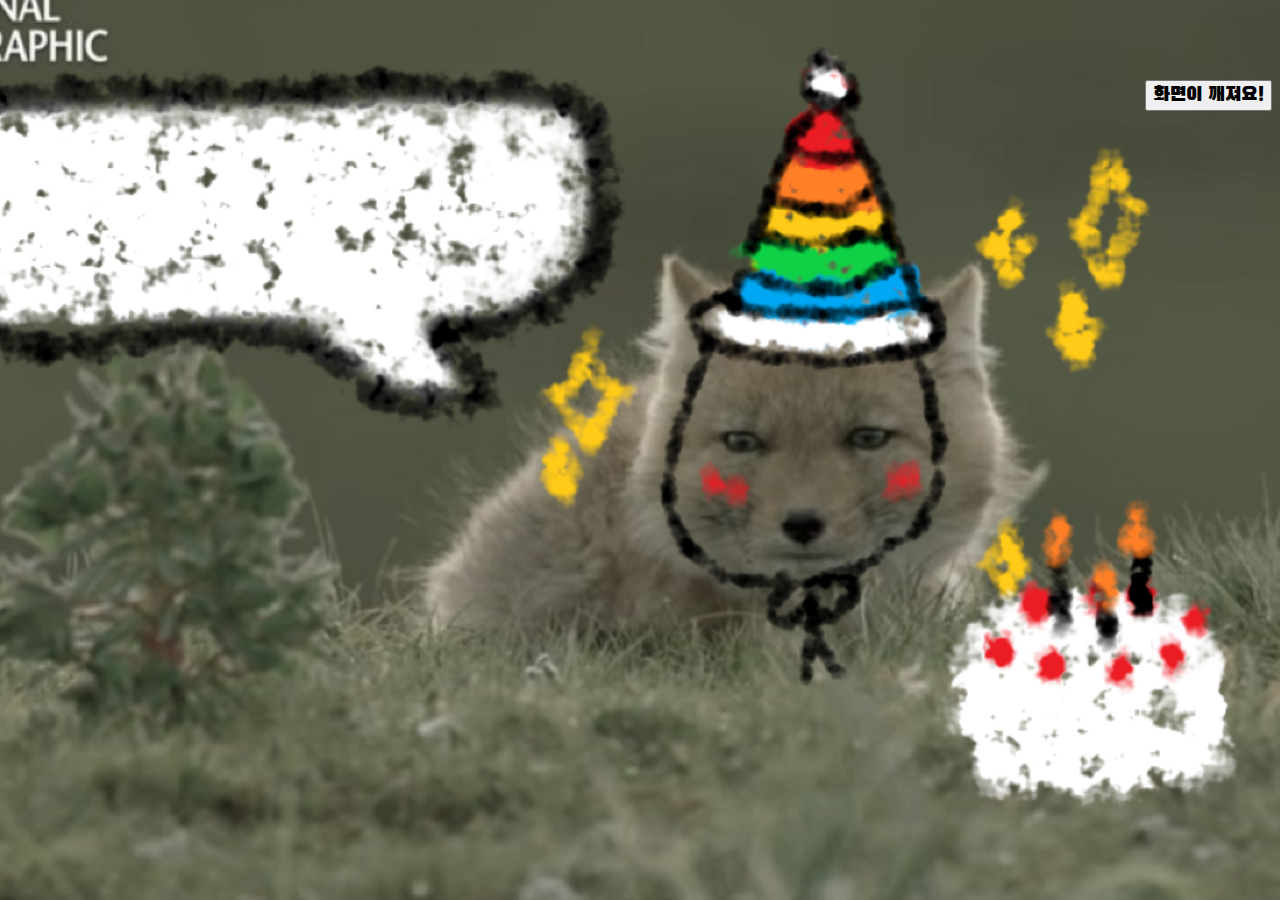
<file: index.html>
<!DOCTYPE html>
<html>
  <head>
    <meta charset="utf-8">
    <title>민지현 생일축하</title>
    <link rel="stylesheet" href="styles.css">
    <script src="CountDown.js"></script>
    <script src="changeimg.js"></script>
    <link rel="preconnect" href="https://fonts.googleapis.com">
    <link rel="preconnect" href="https://fonts.gstatic.com" crossorigin>
    <link href="https://fonts.googleapis.com/css2?family=Black+Han+Sans&display=swap" rel="stylesheet">
    <style>
         *  {
                font-family: 'Black Han Sans', sans-serif;
         }
    </style>

  </head>
  <body class="Yes_HB">
    <script>
      function fetchArticle(fileName) {
        fetch(fileName).then(function(response) {
          response.text().then(function(text) {
            document.querySelector('#info').innerHTML=text;
          })
        })
      }
        function myFunction() {
        document.body.style.backgroundImage = "url('min_final.png')";
        }
        myFunction()
    </script>
    <div id="egg">
        <a href="gamdongjuk_page.html" title="감동적 편지">감동적편지</a><br>
        <a href="dev.html" title="개발자">개발자</a>
    </div>
    <input id="changeimg" type="button" value="화면이 깨져요!" onclick="
      cImg(this);
    ">
    <article id="countdown">
      <div id="align">
        <span class="timeleft" id="day"></span>
        <span class="timeleft" id="hour"></span>
        <span class="timeleft" id="min"></span>
        <span class="timeleft" id="sec"></span>
        <span class="timeleft" id="textarti"></span>
      </div>
    </article>
    <span id="sound"></span>
  </body>
</html>
</file>
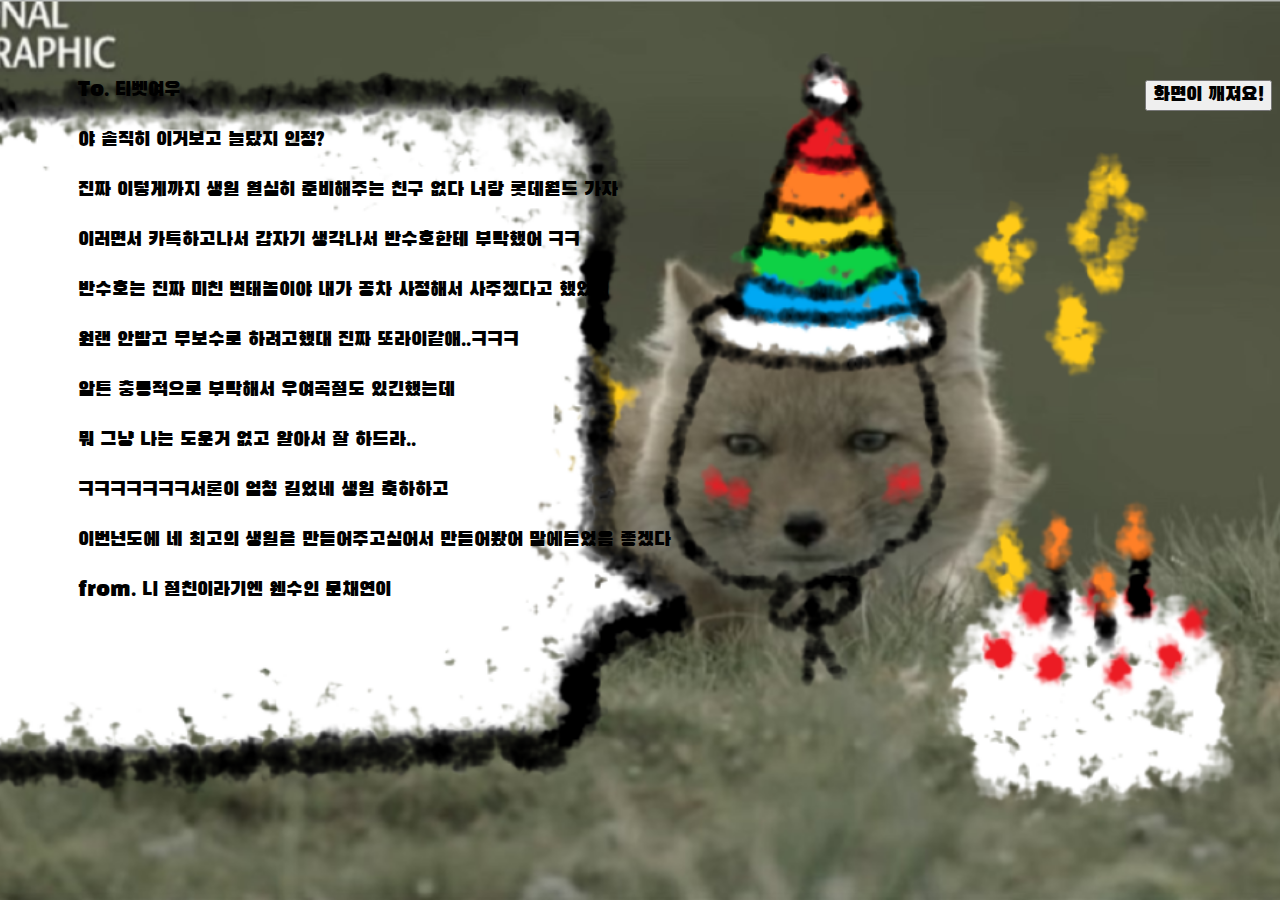
<file: gamdongjuk_page.html>
<!DOCTYPE html>
<html>
  <head>
    <meta charset="utf-8">
    <title>문채연의 감동적 편지</title>
    <link rel="stylesheet" href="gamdongjuk_styles.css">
    <script src="changeimg.js"></script>
    <script src="CountDown.js"></script>
    <link rel="preconnect" href="https://fonts.googleapis.com">
    <link rel="preconnect" href="https://fonts.gstatic.com" crossorigin>
    <link href="https://fonts.googleapis.com/css2?family=Black+Han+Sans&display=swap" rel="stylesheet">
    <style>
         *  {
                font-family: 'Black Han Sans', sans-serif;
         }
    </style>

  </head>
  <body class="Yes_HB">
      <input id="changeimg" type="button" value="화면이 깨져요!" onclick="
        cImg2(this);
      ">
      <div id="gam">
        To. 티벳여우<br><br>
        야 솔직히 이거보고 놀랐지 인정?<br><br>
        진짜 이렇게까지 생일 열심히 준비해주는 친구 없다 너랑 롯데월드 가자 <br><br>이러면서 카톡하고나서 갑자기 생각나서 반수호한테 부탁했어 ㅋㅋ <br><br>
        반수호는 진짜 미친 변태놈이야 내가 공차 사정해서 사주겠다고 했었지 <br><br>원랜 안받고 무보수로 하려고했대 진짜 또라이같애..ㅋㅋㅋ <br><br> 암튼 충동적으로 부탁해서 우여곡절도 있긴했는데<br><br>뭐 그냥 나는 도운거 없고 알아서 잘 하드라.. <br><br> ㅋㅋㅋㅋㅋㅋㅋ서론이 엄청 길었네 생일 축하하고<br><br> 이번년도에 네 최고의 생일을 만들어주고싶어서 만들어봤어 맘에들었음 좋겠다<br><br>
        
        from. 니 절친이라기엔 웬수인 문채연이<br>
      </div>
  </body>
</html>
</file>
<file: styles.css>
#countdown  {
  display: block;
  font-size: 65px;
  padding:60px;
  padding-top: 25px;
}
#sound  {
  padding:50px;
}
#egg  {
  text-align: end;
  opacity:0;
}
a {
  color:inherit;
}
.Yes_HB  {
  /* Image Location */
  background-image: url("min_final.png");

  /* Background image is centered vertically and horizontally at all times */
  background-position: center center;
  background-repeat: no-repeat;
  background-attachment: fixed;
  background-size: cover;
  background-color: #464646;
  /* Font Colour */
  color:black;
}
.No_HB  {
  /* Image Location */
  background-image: url("nohorseballon.png");

  /* Background image is centered vertically and horizontally at all times */
  background-position: center center;
  background-repeat: no-repeat;
  background-attachment: fixed;
  background-size: cover;
  background-color: #464646;
  /* Font Colour */
  color:white;
}
#changeimg  {
  float: right;
  /* position sticky */
  position: sticky;
  top:80px;
  font-size: 20px;
}
</file>
<file: gamdongjuk_styles.css>
#gam  {
  font-size: 20px;
  padding-top: 70px;
  padding-left: 70px;
}
body  {
  /* Image Location */
  background-image: url("gam_min_final.png");

  /* Background image is centered vertically and horizontally at all times */
  background-position: center center;
  background-repeat: no-repeat;
  background-attachment: fixed;
  background-size: cover;
  background-color: #464646;
  /* Font Colour */
  color:black;
}
body::after {
  /* Image Location */
  background-image: url("min1.jpg");

  /* Background image is centered vertically and horizontally at all times */
  background-position: center center;
  background-repeat: no-repeat;
  background-attachment: fixed;
  background-size: cover;
  background-color: #464646;
  opacity: 0.8;
}
.Yes_HB  {
  /* Image Location */
  background-image: url("gam_min_final.png");

  /* Background image is centered vertically and horizontally at all times */
  background-position: center center;
  background-repeat: no-repeat;
  background-attachment: fixed;
  background-size: cover;
  background-color: #464646;
  /* Font Colour */
  color:black;
}
.No_HB  {
  /* Image Location */
  background-image: url("nohorseballon.png");

  /* Background image is centered vertically and horizontally at all times */
  background-position: center center;
  background-repeat: no-repeat;
  background-attachment: fixed;
  background-size: cover;
  background-color: #464646;
  /* Font Colour */
  color:white;
}
#changeimg  {
  float: right;
  /* position sticky */
  position: sticky;
  top:80px;
  font-size: 20px;
}
</file>
